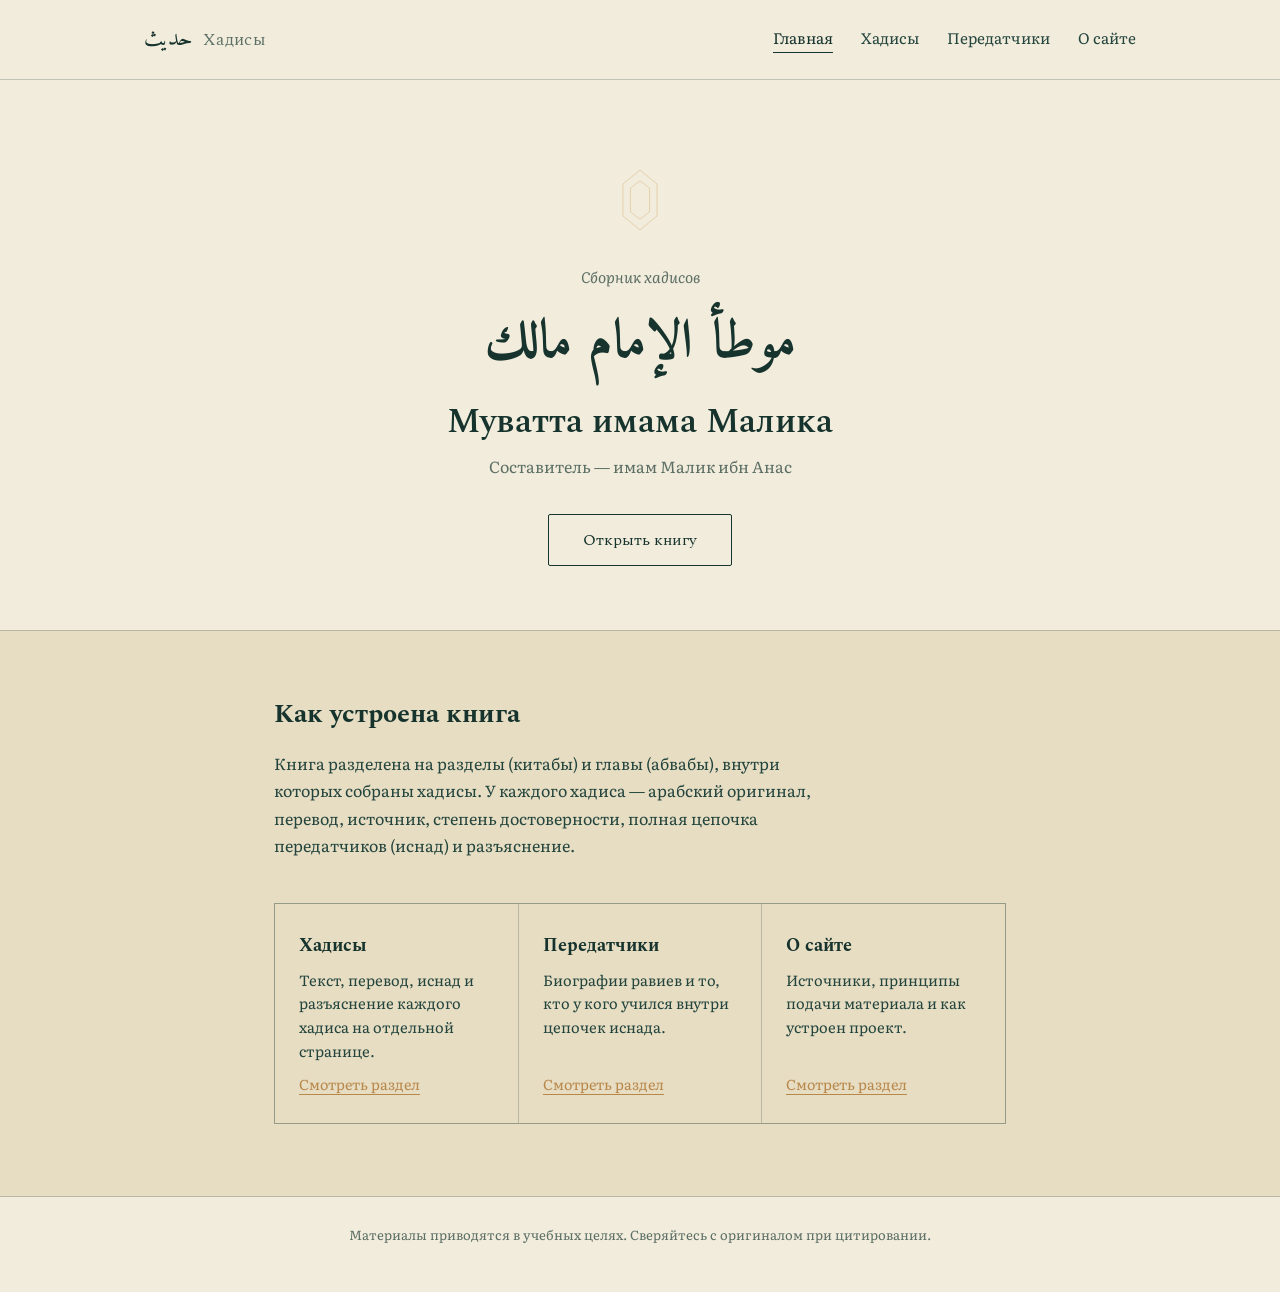
<file: index.html>
<!DOCTYPE html>
<html lang="ru">
<head>
  <meta charset="UTF-8">
  <meta name="viewport" content="width=device-width, initial-scale=1.0">
  <title>Хадисы — Муватта имама Малика</title>
  <meta name="description" content="Хадисы сборника «Муватта имама Малика» с переводом, иснадом, биографиями передатчиков и картами упоминаемых мест.">
  <link rel="preconnect" href="https://fonts.googleapis.com">
  <link rel="preconnect" href="https://fonts.gstatic.com" crossorigin>
  <link href="https://fonts.googleapis.com/css2?family=Spectral:ital,wght@0,400;0,600;1,400&family=Literata:ital,wght@0,400;0,500;1,400&family=Amiri:wght@400;700&display=swap" rel="stylesheet">
  <link rel="stylesheet" href="css/index.css">
</head>
<body>

  <header class="site-header">
    <div class="site-header__inner">
      <a href="index.html" class="site-header__brand">
        <span class="site-header__brand-ar">حديث</span>
        <span class="site-header__brand-ru">Хадисы</span>
      </a>
      <nav class="site-header__nav" aria-label="Основная навигация">
        <a href="index.html" class="site-header__link site-header__link--active">Главная</a>
        <a href="hadiths.html" class="site-header__link">Хадисы</a>
        <a href="narrators.html" class="site-header__link">Передатчики</a>
        <a href="about.html" class="site-header__link">О сайте</a>
      </nav>
    </div>
  </header>

  <main>
    <section class="cover">
      <div class="cover__ornament" aria-hidden="true">
        <svg viewBox="0 0 120 120" class="cover__ornament-svg">
          <path d="M60 4 L92 30 L92 90 L60 116 L28 90 L28 30 Z" fill="none" stroke="currentColor" stroke-width="1"/>
          <path d="M60 24 L78 38 L78 82 L60 96 L42 82 L42 38 Z" fill="none" stroke="currentColor" stroke-width="1"/>
        </svg>
      </div>

      <p class="cover__eyebrow">Сборник хадисов</p>
      <h1 class="cover__title-ar" lang="ar" dir="rtl">موطأ الإمام مالك</h1>
      <p class="cover__title-ru">Муватта имама Малика</p>
      <p class="cover__author">Составитель — имам Малик ибн Анас</p>

      <a href="hadiths.html" class="cover__cta">Открыть книгу</a>
    </section>

    <section class="intro">
      <div class="intro__inner">
        <h2 class="intro__heading">Как устроена книга</h2>
        <p class="intro__text">
          Книга разделена на разделы (китабы) и главы (абвабы), внутри которых
          собраны хадисы. У каждого хадиса — арабский оригинал, перевод,
          источник, степень достоверности, полная цепочка передатчиков (иснад)
          и разъяснение.
        </p>

        <div class="intro__grid">
          <article class="intro__card">
            <h3 class="intro__card-title">Хадисы</h3>
            <p class="intro__card-text">Текст, перевод, иснад и разъяснение каждого хадиса на отдельной странице.</p>
            <a href="hadiths.html" class="intro__card-link">Смотреть раздел</a>
          </article>
          <article class="intro__card">
            <h3 class="intro__card-title">Передатчики</h3>
            <p class="intro__card-text">Биографии равиев и то, кто у кого учился внутри цепочек иснада.</p>
            <a href="narrators.html" class="intro__card-link">Смотреть раздел</a>
          </article>
          <article class="intro__card">
            <h3 class="intro__card-title">О сайте</h3>
            <p class="intro__card-text">Источники, принципы подачи материала и как устроен проект.</p>
            <a href="about.html" class="intro__card-link">Смотреть раздел</a>
          </article>
        </div>
      </div>
    </section>
  </main>

  <footer class="site-footer">
    <p class="site-footer__text">Материалы приводятся в учебных целях. Сверяйтесь с оригиналом при цитировании.</p>
  </footer>

  <script src="data/structure.js"></script>
  <script src="js/index.js"></script>
</body>
</html>
</file>
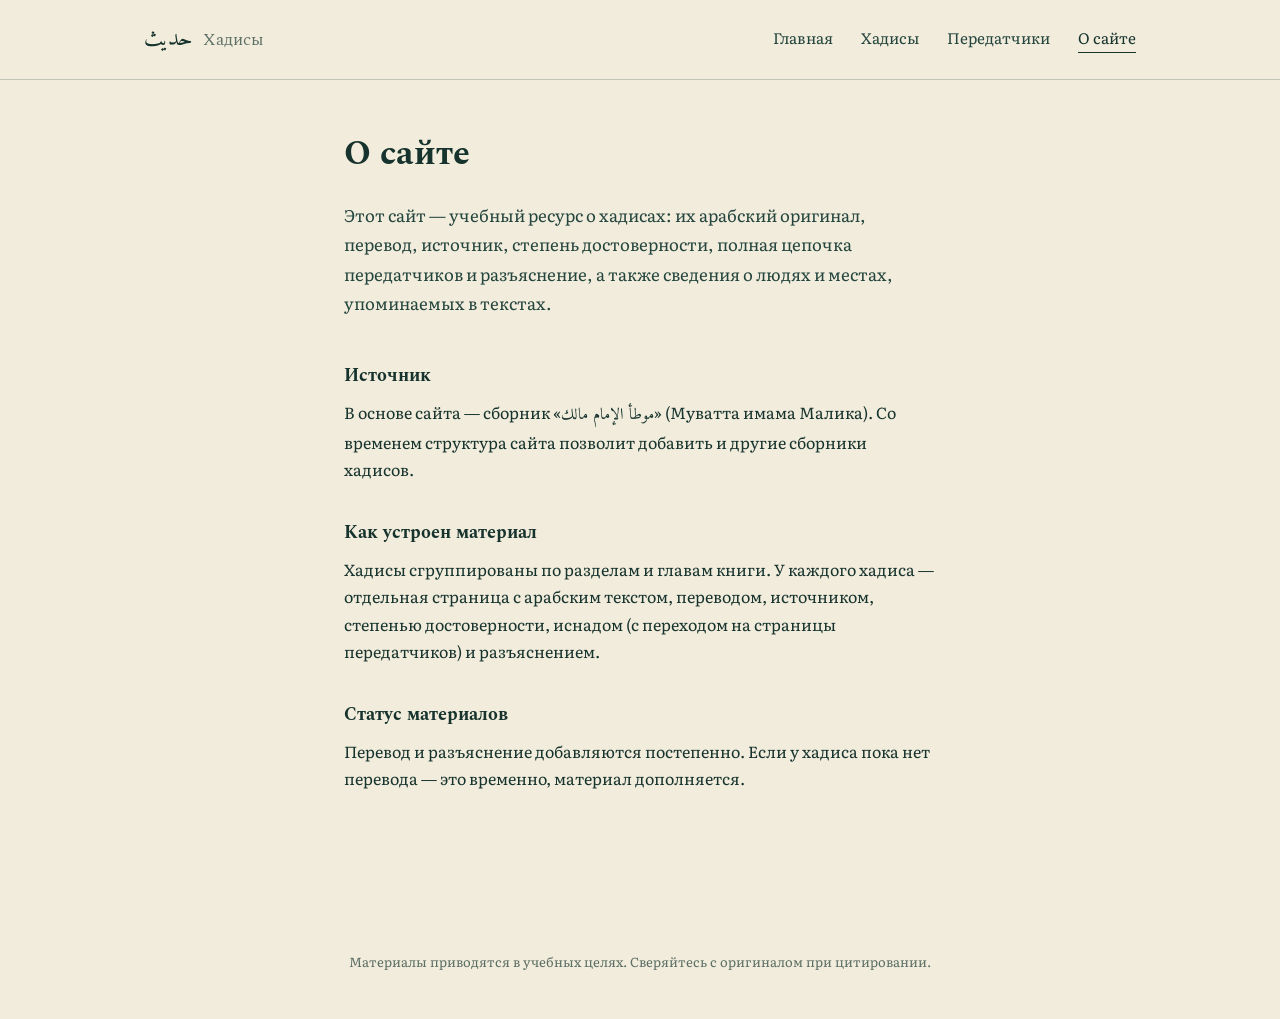
<file: about.html>
<!DOCTYPE html>
<html lang="ru">
<head>
  <meta charset="UTF-8">
  <meta name="viewport" content="width=device-width, initial-scale=1.0">
  <title>О сайте</title>
  <meta name="description" content="О проекте: принципы подачи хадисов, источники и структура сайта.">
  <link rel="preconnect" href="https://fonts.googleapis.com">
  <link rel="preconnect" href="https://fonts.gstatic.com" crossorigin>
  <link href="https://fonts.googleapis.com/css2?family=Spectral:ital,wght@0,400;0,600;1,400&family=Literata:ital,wght@0,400;0,500;1,400&family=Amiri:wght@400;700&display=swap" rel="stylesheet">
  <link rel="stylesheet" href="css/about.css">
</head>
<body>

  <header class="site-header">
    <div class="site-header__inner">
      <a href="index.html" class="site-header__brand">
        <span class="site-header__brand-ar">حديث</span>
        <span class="site-header__brand-ru">Хадисы</span>
      </a>
      <nav class="site-header__nav" aria-label="Основная навигация">
        <a href="index.html" class="site-header__link">Главная</a>
        <a href="hadiths.html" class="site-header__link">Хадисы</a>
        <a href="narrators.html" class="site-header__link">Передатчики</a>
        <a href="about.html" class="site-header__link site-header__link--active">О сайте</a>
      </nav>
    </div>
  </header>

  <main class="about">
    <h1 class="about__heading">О сайте</h1>

    <p class="about__lead">
      Этот сайт — учебный ресурс о хадисах: их арабский оригинал, перевод,
      источник, степень достоверности, полная цепочка передатчиков и
      разъяснение, а также сведения о людях и местах, упоминаемых в текстах.
    </p>

    <section class="about__section">
      <h2 class="about__section-title">Источник</h2>
      <p class="about__text">
        В основе сайта — сборник «<span lang="ar" class="about__arabic">موطأ الإمام مالك</span>»
        (Муватта имама Малика). Со временем структура сайта позволит добавить
        и другие сборники хадисов.
      </p>
    </section>

    <section class="about__section">
      <h2 class="about__section-title">Как устроен материал</h2>
      <p class="about__text">
        Хадисы сгруппированы по разделам и главам книги. У каждого хадиса —
        отдельная страница с арабским текстом, переводом, источником,
        степенью достоверности, иснадом (с переходом на страницы
        передатчиков) и разъяснением.
      </p>
    </section>

    <section class="about__section">
      <h2 class="about__section-title">Статус материалов</h2>
      <p class="about__text">
        Перевод и разъяснение добавляются постепенно. Если у хадиса пока нет
        перевода — это временно, материал дополняется.
      </p>
    </section>
  </main>

  <footer class="site-footer">
    <p class="site-footer__text">Материалы приводятся в учебных целях. Сверяйтесь с оригиналом при цитировании.</p>
  </footer>

  <script src="js/about.js"></script>
</body>
</html>
</file>
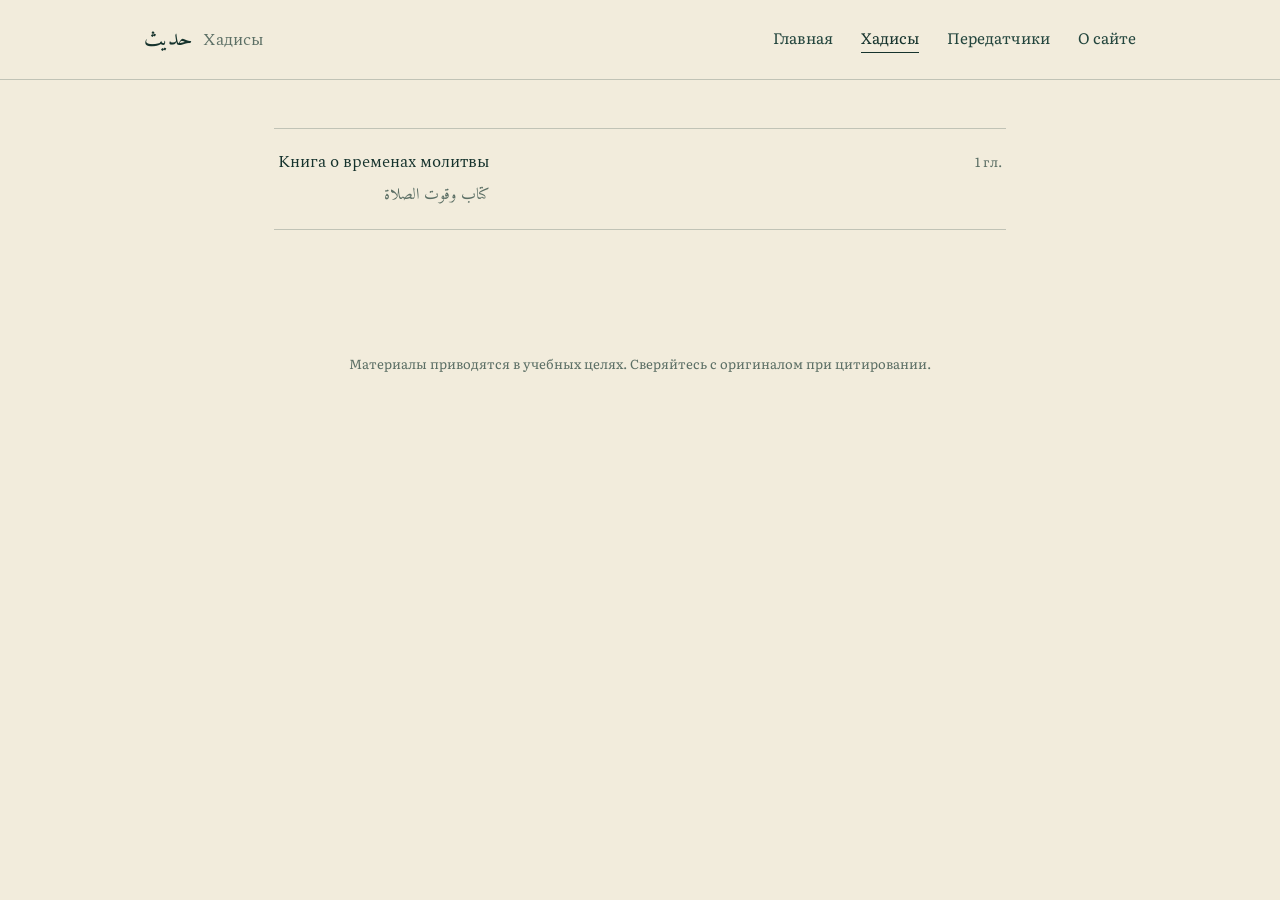
<file: hadiths.html>
<!DOCTYPE html>
<html lang="ru">
<head>
  <meta charset="UTF-8">
  <meta name="viewport" content="width=device-width, initial-scale=1.0">
  <title>Хадисы — Муватта имама Малика</title>
  <meta name="description" content="Разделы, главы и хадисы сборника «Муватта имама Малика».">
  <link rel="preconnect" href="https://fonts.googleapis.com">
  <link rel="preconnect" href="https://fonts.gstatic.com" crossorigin>
  <link href="https://fonts.googleapis.com/css2?family=Spectral:ital,wght@0,400;0,600;1,400&family=Literata:ital,wght@0,400;0,500;1,400&family=Amiri:wght@400;700&display=swap" rel="stylesheet">
  <link rel="stylesheet" href="css/hadiths.css">
</head>
<body>

  <header class="site-header">
    <div class="site-header__inner">
      <a href="index.html" class="site-header__brand">
        <span class="site-header__brand-ar">حديث</span>
        <span class="site-header__brand-ru">Хадисы</span>
      </a>
      <nav class="site-header__nav" aria-label="Основная навигация">
        <a href="index.html" class="site-header__link">Главная</a>
        <a href="hadiths.html" class="site-header__link site-header__link--active">Хадисы</a>
        <a href="narrators.html" class="site-header__link">Передатчики</a>
        <a href="about.html" class="site-header__link">О сайте</a>
      </nav>
    </div>
  </header>

  <main class="browser">

    <h1 class="browser__heading" id="heading">Муватта имама Малика</h1>

    <div class="browser__list" id="list"></div>
  </main>

  <footer class="site-footer">
    <p class="site-footer__text">Материалы приводятся в учебных целях. Сверяйтесь с оригиналом при цитировании.</p>
  </footer>

  <script src="data/structure.js"></script>
  <script src="data/hadiths.js"></script>
  <script src="js/hadiths.js"></script>
</body>
</html>
</file>
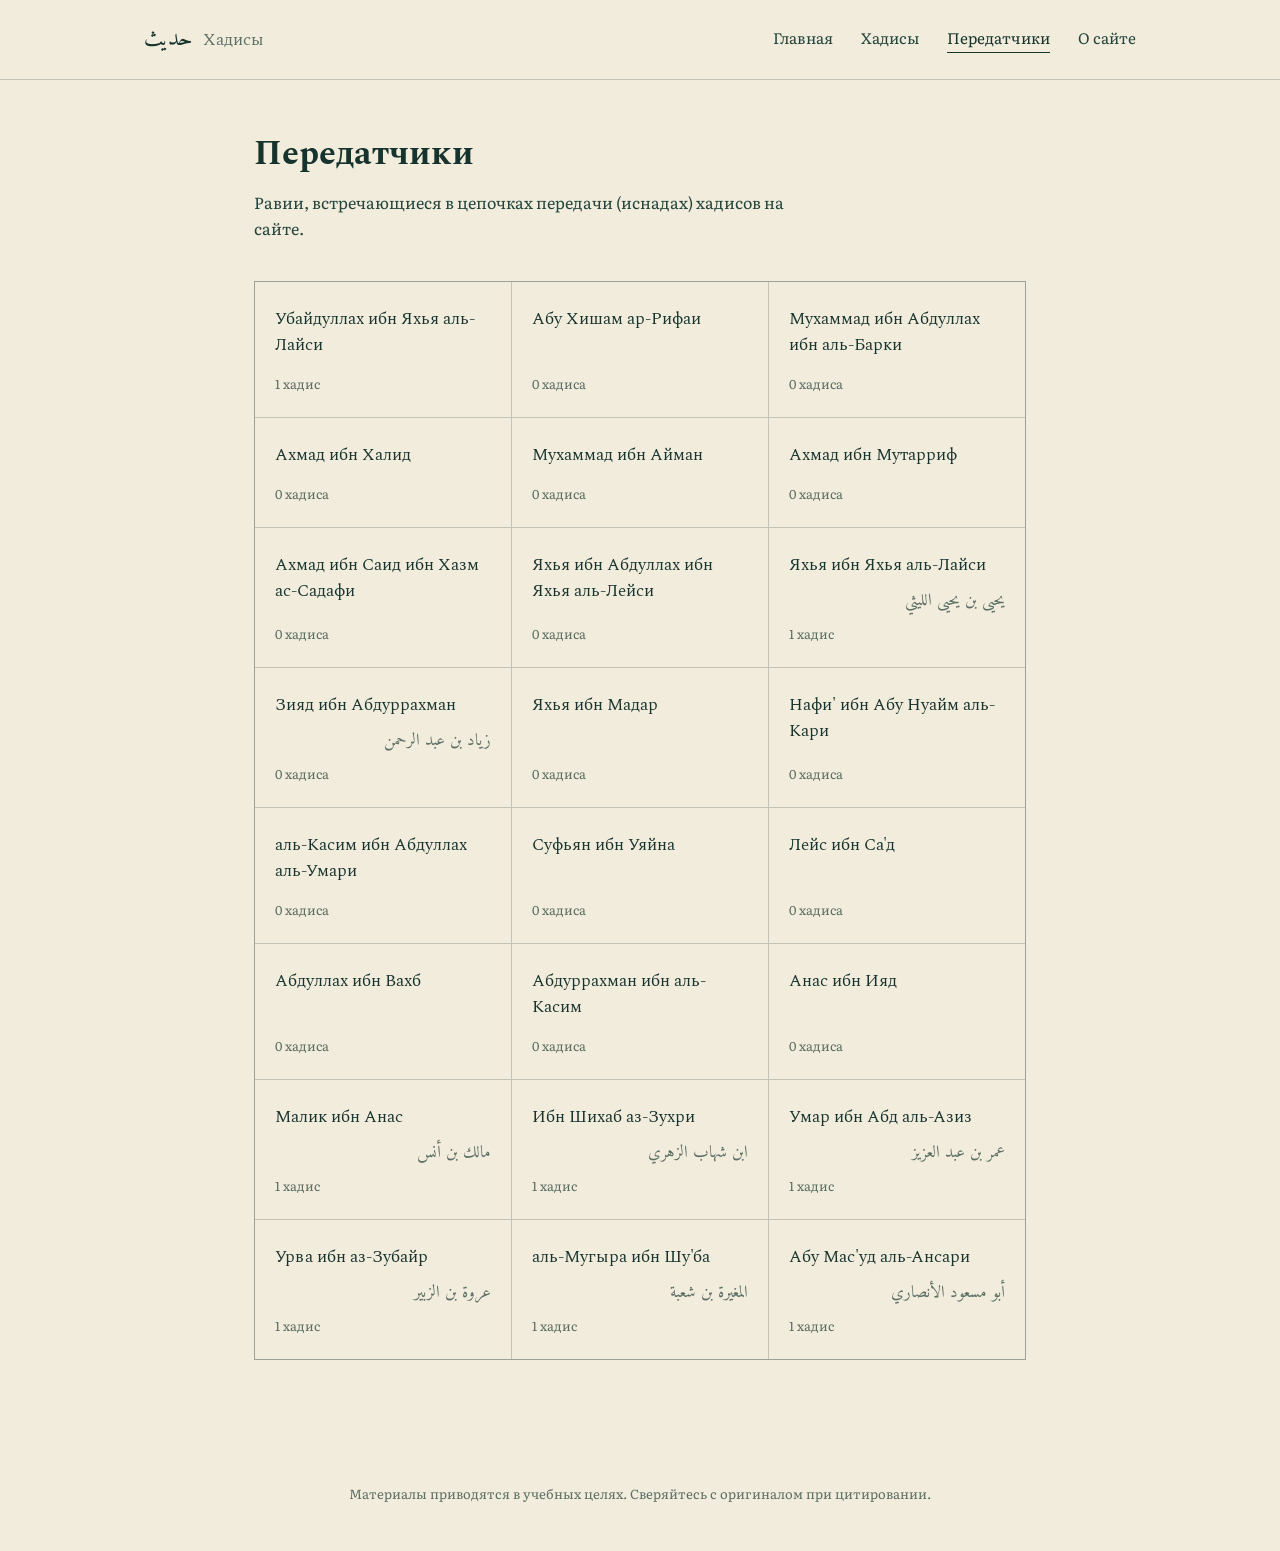
<file: narrators.html>
<!DOCTYPE html>
<html lang="ru">
<head>
  <meta charset="UTF-8">
  <meta name="viewport" content="width=device-width, initial-scale=1.0">
  <title>Передатчики хадисов</title>
  <meta name="description" content="Биографии передатчиков (равиев) хадисов сборника «Муватта имама Малика».">
  <link rel="preconnect" href="https://fonts.googleapis.com">
  <link rel="preconnect" href="https://fonts.gstatic.com" crossorigin>
  <link href="https://fonts.googleapis.com/css2?family=Spectral:ital,wght@0,400;0,600;1,400&family=Literata:ital,wght@0,400;0,500;1,400&family=Amiri:wght@400;700&display=swap" rel="stylesheet">
  <link rel="stylesheet" href="css/narrators.css">
</head>
<body>

  <header class="site-header">
    <div class="site-header__inner">
      <a href="index.html" class="site-header__brand">
        <span class="site-header__brand-ar">حديث</span>
        <span class="site-header__brand-ru">Хадисы</span>
      </a>
      <nav class="site-header__nav" aria-label="Основная навигация">
        <a href="index.html" class="site-header__link">Главная</a>
        <a href="hadiths.html" class="site-header__link">Хадисы</a>
        <a href="narrators.html" class="site-header__link site-header__link--active">Передатчики</a>
        <a href="about.html" class="site-header__link">О сайте</a>
      </nav>
    </div>
  </header>

  <main class="narrators">
    <h1 class="narrators__heading">Передатчики</h1>
    <p class="narrators__intro">Равии, встречающиеся в цепочках передачи (иснадах) хадисов на сайте.</p>
    <div class="narrators__grid" id="grid"></div>
  </main>

  <footer class="site-footer">
    <p class="site-footer__text">Материалы приводятся в учебных целях. Сверяйтесь с оригиналом при цитировании.</p>
  </footer>

  <script src="data/hadiths.js"></script>
  <script src="data/narrators.js"></script>
  <script src="js/narrators.js"></script>
</body>
</html>
</file>
<file: css/index.css>
/* ============================================================
   Design tokens — повторяются в начале каждого CSS-файла страницы,
   чтобы не заводить общий монолитный style.css на весь сайт.
   ============================================================ */
:root {
  --color-ink: #16332D;
  --color-ink-soft: #23453D;
  --color-parchment: #F2ECDC;
  --color-parchment-deep: #E7DDC3;
  --color-gold: #B8874A;
  --color-gold-soft: #D9B77F;
  --color-wine: #7A2E2A;
  --color-sage: #5C6F65;

  --font-display: 'Spectral', Georgia, serif;
  --font-body: 'Literata', Georgia, serif;
  --font-arabic: 'Amiri', 'Traditional Arabic', serif;

  --border-hair: 1px solid rgba(22, 51, 45, 0.22);
  --content-width: 780px;
}

* { box-sizing: border-box; }

html, body {
  margin: 0;
  padding: 0;
  background: var(--color-parchment);
  color: var(--color-ink);
  font-family: var(--font-body);
}

a { color: inherit; }

/* ---------- Header ---------- */
.site-header {
  border-bottom: var(--border-hair);
  background: var(--color-parchment);
}

.site-header__inner {
  max-width: 1040px;
  margin: 0 auto;
  padding: 20px 24px;
  display: flex;
  align-items: center;
  justify-content: space-between;
  flex-wrap: wrap;
  gap: 12px;
}

.site-header__brand {
  display: flex;
  align-items: baseline;
  gap: 10px;
  text-decoration: none;
}

.site-header__brand-ar {
  font-family: var(--font-arabic);
  font-size: 1.4rem;
  color: var(--color-ink);
}

.site-header__brand-ru {
  font-family: var(--font-display);
  font-size: 1.05rem;
  letter-spacing: 0.02em;
  color: var(--color-sage);
}

.site-header__nav {
  display: flex;
  gap: 28px;
  flex-wrap: wrap;
}

.site-header__link {
  font-size: 0.95rem;
  text-decoration: none;
  color: var(--color-ink-soft);
  padding-bottom: 3px;
  border-bottom: 1px solid transparent;
  transition: border-color 0.15s ease, color 0.15s ease;
}

.site-header__link:hover,
.site-header__link:focus-visible {
  color: var(--color-gold);
  border-bottom-color: var(--color-gold);
}

.site-header__link--active {
  color: var(--color-ink);
  border-bottom-color: var(--color-ink);
}

/* ---------- Cover / hero ---------- */
.cover {
  position: relative;
  max-width: 640px;
  margin: 0 auto;
  padding: 88px 24px 64px;
  text-align: center;
}

.cover__ornament {
  color: var(--color-gold-soft);
  width: 64px;
  margin: 0 auto 28px;
}

.cover__ornament-svg { width: 100%; height: auto; }

.cover__eyebrow {
  margin: 0 0 18px;
  font-family: var(--font-body);
  font-style: italic;
  font-size: 0.95rem;
  color: var(--color-sage);
}

.cover__title-ar {
  margin: 0 0 14px;
  font-family: var(--font-arabic);
  font-size: clamp(2.4rem, 7vw, 3.4rem);
  line-height: 1.4;
  color: var(--color-ink);
}

.cover__title-ru {
  margin: 0 0 6px;
  font-family: var(--font-display);
  font-size: clamp(1.6rem, 4vw, 2.1rem);
  font-weight: 600;
}

.cover__author {
  margin: 0 0 36px;
  color: var(--color-sage);
  font-size: 1rem;
}

.cover__cta {
  display: inline-block;
  padding: 13px 34px;
  border: 1px solid var(--color-ink);
  border-radius: 2px;
  text-decoration: none;
  font-family: var(--font-display);
  font-size: 1rem;
  color: var(--color-ink);
  transition: background 0.15s ease, color 0.15s ease;
}

.cover__cta:hover,
.cover__cta:focus-visible {
  background: var(--color-ink);
  color: var(--color-parchment);
}

/* ---------- Intro / sections grid ---------- */
.intro {
  background: var(--color-parchment-deep);
  border-top: var(--border-hair);
  border-bottom: var(--border-hair);
}

.intro__inner {
  max-width: var(--content-width);
  margin: 0 auto;
  padding: 64px 24px 72px;
}

.intro__heading {
  font-family: var(--font-display);
  font-size: 1.6rem;
  margin: 0 0 16px;
}

.intro__text {
  max-width: 62ch;
  line-height: 1.7;
  color: var(--color-ink-soft);
  margin: 0 0 44px;
}

.intro__grid {
  display: grid;
  grid-template-columns: repeat(3, 1fr);
  gap: 1px;
  background: rgba(22, 51, 45, 0.22);
  border: var(--border-hair);
}

.intro__card {
  background: var(--color-parchment-deep);
  padding: 28px 24px;
  display: flex;
  flex-direction: column;
  gap: 10px;
}

.intro__card-title {
  margin: 0;
  font-family: var(--font-display);
  font-size: 1.1rem;
}

.intro__card-text {
  margin: 0;
  font-size: 0.92rem;
  line-height: 1.6;
  color: var(--color-ink-soft);
  flex-grow: 1;
}

.intro__card-link {
  font-size: 0.9rem;
  text-decoration: none;
  color: var(--color-gold);
  border-bottom: 1px solid var(--color-gold);
  align-self: flex-start;
}

.intro__card-link:hover,
.intro__card-link:focus-visible {
  color: var(--color-wine);
  border-bottom-color: var(--color-wine);
}

/* ---------- Footer ---------- */
.site-footer {
  max-width: 1040px;
  margin: 0 auto;
  padding: 28px 24px 48px;
}

.site-footer__text {
  margin: 0;
  font-size: 0.82rem;
  color: var(--color-sage);
  text-align: center;
}

/* ---------- Responsive ---------- */
@media (max-width: 720px) {
  .intro__grid {
    grid-template-columns: 1fr;
  }
  .site-header__inner {
    flex-direction: column;
    align-items: flex-start;
  }
}

/* ---------- Reduced motion / focus ---------- */
@media (prefers-reduced-motion: reduce) {
  * { transition: none !important; }
}

:focus-visible {
  outline: 2px solid var(--color-gold);
  outline-offset: 2px;
}
</file>
<file: css/about.css>
:root {
  --color-ink: #16332D;
  --color-ink-soft: #23453D;
  --color-parchment: #F2ECDC;
  --color-parchment-deep: #E7DDC3;
  --color-gold: #B8874A;
  --color-gold-soft: #D9B77F;
  --color-wine: #7A2E2A;
  --color-sage: #5C6F65;

  --font-display: 'Spectral', Georgia, serif;
  --font-body: 'Literata', Georgia, serif;
  --font-arabic: 'Amiri', 'Traditional Arabic', serif;

  --border-hair: 1px solid rgba(22, 51, 45, 0.22);
  --content-width: 640px;
}

* { box-sizing: border-box; }
html, body { margin: 0; background: var(--color-parchment); color: var(--color-ink); font-family: var(--font-body); }
a { color: inherit; }

.site-header { border-bottom: var(--border-hair); background: var(--color-parchment); }
.site-header__inner {
  max-width: 1040px; margin: 0 auto; padding: 20px 24px;
  display: flex; align-items: center; justify-content: space-between; flex-wrap: wrap; gap: 12px;
}
.site-header__brand { display: flex; align-items: baseline; gap: 10px; text-decoration: none; }
.site-header__brand-ar { font-family: var(--font-arabic); font-size: 1.4rem; }
.site-header__brand-ru { font-family: var(--font-display); font-size: 1.05rem; color: var(--color-sage); }
.site-header__nav { display: flex; gap: 28px; flex-wrap: wrap; }
.site-header__link {
  font-size: 0.95rem; text-decoration: none; color: var(--color-ink-soft);
  padding-bottom: 3px; border-bottom: 1px solid transparent;
  transition: border-color 0.15s ease, color 0.15s ease;
}
.site-header__link:hover, .site-header__link:focus-visible { color: var(--color-gold); border-bottom-color: var(--color-gold); }
.site-header__link--active { color: var(--color-ink); border-bottom-color: var(--color-ink); }

.about { max-width: var(--content-width); margin: 0 auto; padding: 48px 24px 96px; }
.about__heading { font-family: var(--font-display); font-size: clamp(1.6rem, 4vw, 2.1rem); margin: 0 0 20px; }
.about__lead { font-size: 1.05rem; line-height: 1.75; color: var(--color-ink-soft); margin: 0 0 44px; }

.about__section { margin: 0 0 36px; }
.about__section-title { font-family: var(--font-display); font-size: 1.1rem; margin: 0 0 10px; }
.about__text { line-height: 1.7; margin: 0; }
.about__arabic { font-family: var(--font-arabic); }

.site-footer { max-width: 1040px; margin: 0 auto; padding: 28px 24px 48px; }
.site-footer__text { margin: 0; font-size: 0.82rem; color: var(--color-sage); text-align: center; }

:focus-visible { outline: 2px solid var(--color-gold); outline-offset: 2px; }

@media (max-width: 640px) {
  .about { padding: 32px 18px 72px; }
  .about__lead { font-size: 1rem; }
  .site-header__inner { flex-direction: column; align-items: flex-start; }
}
</file>
<file: css/hadiths.css>
:root {
  --color-ink: #16332D;
  --color-ink-soft: #23453D;
  --color-parchment: #F2ECDC;
  --color-parchment-deep: #E7DDC3;
  --color-gold: #B8874A;
  --color-gold-soft: #D9B77F;
  --color-wine: #7A2E2A;
  --color-sage: #5C6F65;

  --font-display: 'Spectral', Georgia, serif;
  --font-body: 'Literata', Georgia, serif;
  --font-arabic: 'Amiri', 'Traditional Arabic', serif;

  --border-hair: 1px solid rgba(22, 51, 45, 0.22);
  --content-width: 780px;
}

* { box-sizing: border-box; }

html, body {
  margin: 0;
  background: var(--color-parchment);
  color: var(--color-ink);
  font-family: var(--font-body);
}

a { color: inherit; }

/* ---------- Header (shared pattern, duplicated per page) ---------- */
.site-header {
  border-bottom: var(--border-hair);
  background: var(--color-parchment);
}

.site-header__inner {
  max-width: 1040px;
  margin: 0 auto;
  padding: 20px 24px;
  display: flex;
  align-items: center;
  justify-content: space-between;
  flex-wrap: wrap;
  gap: 12px;
}

.site-header__brand {
  display: flex;
  align-items: baseline;
  gap: 10px;
  text-decoration: none;
}

.site-header__brand-ar {
  font-family: var(--font-arabic);
  font-size: 1.4rem;
  color: var(--color-ink);
}

.site-header__brand-ru {
  font-family: var(--font-display);
  font-size: 1.05rem;
  color: var(--color-sage);
}

.site-header__nav { display: flex; gap: 28px; flex-wrap: wrap; }

.site-header__link {
  font-size: 0.95rem;
  text-decoration: none;
  color: var(--color-ink-soft);
  padding-bottom: 3px;
  border-bottom: 1px solid transparent;
  transition: border-color 0.15s ease, color 0.15s ease;
}

.site-header__link:hover,
.site-header__link:focus-visible {
  color: var(--color-gold);
  border-bottom-color: var(--color-gold);
}

.site-header__link--active {
  color: var(--color-ink);
  border-bottom-color: var(--color-ink);
}

/* ---------- Browser (list of sections/chapters/hadiths) ---------- */
.browser {
  max-width: var(--content-width);
  margin: 0 auto;
  padding: 48px 24px 96px;
}

.browser__breadcrumbs {
  font-size: 0.88rem;
  color: var(--color-sage);
  margin-bottom: 18px;
  display: flex;
  flex-wrap: wrap;
  gap: 6px;
}

.browser__breadcrumbs a {
  text-decoration: none;
  color: var(--color-sage);
  border-bottom: 1px solid transparent;
}

.browser__breadcrumbs a:hover,
.browser__breadcrumbs a:focus-visible {
  color: var(--color-gold);
  border-bottom-color: var(--color-gold);
}

.browser__heading {
  font-family: var(--font-display);
  font-size: clamp(1.5rem, 4vw, 2rem);
  margin: 0 0 32px;
}

.browser__section-toggle {
  display: inline-flex;
  align-items: center;
  gap: 6px;
  margin: -18px 0 20px;
  padding: 8px 18px;
  background: none;
  border: 1px solid rgba(22, 51, 45, 0.32);
  border-radius: 2px;
  font-family: var(--font-body);
  font-size: 0.88rem;
  color: var(--color-ink-soft);
  cursor: pointer;
  transition: background 0.15s ease, color 0.15s ease;
}

.browser__section-toggle:hover,
.browser__section-toggle:focus-visible {
  background: var(--color-parchment-deep);
  color: var(--color-gold);
}

.browser__section-toggle--open {
  border-color: var(--color-gold);
  color: var(--color-gold);
}

.browser__section-toggle-icon { font-size: 0.75rem; }

.browser__section-explanation {
  margin: 0 0 36px;
  padding: 20px 22px;
  background: var(--color-parchment-deep);
  border-radius: 2px;
  color: var(--color-ink-soft);
  line-height: 1.7;
  font-size: 0.95rem;
}

.browser__section-explanation--hidden { display: none; }

.browser__section-explanation p { margin: 0 0 12px; }
.browser__section-explanation p:last-child { margin-bottom: 0; }

.browser__arabic-inline {
  font-family: var(--font-arabic);
  direction: rtl;
  unicode-bidi: embed;
}

.browser__list {
  display: flex;
  flex-direction: column;
  border-top: var(--border-hair);
}

.browser__item {
  display: flex;
  align-items: baseline;
  justify-content: space-between;
  gap: 20px;
  padding: 20px 4px;
  border-bottom: var(--border-hair);
  text-decoration: none;
  color: var(--color-ink);
  transition: padding-left 0.15s ease;
}

.browser__item:hover,
.browser__item:focus-visible {
  padding-left: 12px;
  color: var(--color-gold);
}

.browser__item-main { display: flex; flex-direction: column; gap: 6px; }

.browser__item-title {
  font-family: var(--font-display);
  font-size: 1.05rem;
}

.browser__item-title-ar {
  font-family: var(--font-arabic);
  font-size: 1rem;
  color: var(--color-sage);
  direction: rtl;
}

.browser__item-meta {
  font-size: 0.82rem;
  color: var(--color-sage);
  white-space: nowrap;
}

.browser__item-preview {
  font-family: var(--font-arabic);
  direction: rtl;
  text-align: right;
  font-size: 1rem;
  color: var(--color-ink-soft);
  max-width: 320px;
  overflow: hidden;
  text-overflow: ellipsis;
  white-space: nowrap;
}

.browser__empty {
  color: var(--color-sage);
  font-style: italic;
  padding: 24px 4px;
}

/* ---------- Footer ---------- */
.site-footer {
  max-width: 1040px;
  margin: 0 auto;
  padding: 28px 24px 48px;
}

.site-footer__text {
  margin: 0;
  font-size: 0.82rem;
  color: var(--color-sage);
  text-align: center;
}

@media (max-width: 640px) {
  .browser__item {
    flex-direction: column;
    align-items: flex-start;
    gap: 8px;
  }
  .browser__item-preview { max-width: 100%; white-space: normal; }
}

:focus-visible {
  outline: 2px solid var(--color-gold);
  outline-offset: 2px;
}
</file>
<file: css/narrators.css>
:root {
  --color-ink: #16332D;
  --color-ink-soft: #23453D;
  --color-parchment: #F2ECDC;
  --color-parchment-deep: #E7DDC3;
  --color-gold: #B8874A;
  --color-gold-soft: #D9B77F;
  --color-wine: #7A2E2A;
  --color-sage: #5C6F65;

  --font-display: 'Spectral', Georgia, serif;
  --font-body: 'Literata', Georgia, serif;
  --font-arabic: 'Amiri', 'Traditional Arabic', serif;

  --border-hair: 1px solid rgba(22, 51, 45, 0.22);
  --content-width: 820px;
}

* { box-sizing: border-box; }
html, body { margin: 0; background: var(--color-parchment); color: var(--color-ink); font-family: var(--font-body); }
a { color: inherit; }

.site-header { border-bottom: var(--border-hair); background: var(--color-parchment); }
.site-header__inner {
  max-width: 1040px; margin: 0 auto; padding: 20px 24px;
  display: flex; align-items: center; justify-content: space-between; flex-wrap: wrap; gap: 12px;
}
.site-header__brand { display: flex; align-items: baseline; gap: 10px; text-decoration: none; }
.site-header__brand-ar { font-family: var(--font-arabic); font-size: 1.4rem; }
.site-header__brand-ru { font-family: var(--font-display); font-size: 1.05rem; color: var(--color-sage); }
.site-header__nav { display: flex; gap: 28px; flex-wrap: wrap; }
.site-header__link {
  font-size: 0.95rem; text-decoration: none; color: var(--color-ink-soft);
  padding-bottom: 3px; border-bottom: 1px solid transparent;
  transition: border-color 0.15s ease, color 0.15s ease;
}
.site-header__link:hover, .site-header__link:focus-visible { color: var(--color-gold); border-bottom-color: var(--color-gold); }
.site-header__link--active { color: var(--color-ink); border-bottom-color: var(--color-ink); }

.narrators { max-width: var(--content-width); margin: 0 auto; padding: 48px 24px 96px; }
.narrators__heading { font-family: var(--font-display); font-size: clamp(1.6rem, 4vw, 2.1rem); margin: 0 0 10px; }
.narrators__intro { color: var(--color-ink-soft); margin: 0 0 40px; max-width: 60ch; line-height: 1.6; }

.narrators__grid {
  display: grid;
  grid-template-columns: repeat(3, 1fr);
  gap: 1px;
  background: rgba(22, 51, 45, 0.22);
  border: var(--border-hair);
}

.narrators__card {
  background: var(--color-parchment);
  padding: 24px 20px;
  text-decoration: none;
  color: var(--color-ink);
  display: flex;
  flex-direction: column;
  gap: 8px;
  transition: background 0.15s ease;
}

.narrators__card:hover, .narrators__card:focus-visible { background: var(--color-parchment-deep); }

.narrators__card-name { font-family: var(--font-display); font-size: 1.05rem; }
.narrators__card-name-ar { font-family: var(--font-arabic); direction: rtl; color: var(--color-sage); font-size: 1.05rem; }
.narrators__card-count { font-size: 0.8rem; color: var(--color-sage); margin-top: auto; }

.site-footer { max-width: 1040px; margin: 0 auto; padding: 28px 24px 48px; }
.site-footer__text { margin: 0; font-size: 0.82rem; color: var(--color-sage); text-align: center; }

@media (max-width: 720px) {
  .narrators__grid { grid-template-columns: 1fr 1fr; }
}
@media (max-width: 480px) {
  .narrators__grid { grid-template-columns: 1fr; }
}

:focus-visible { outline: 2px solid var(--color-gold); outline-offset: 2px; }
</file>
